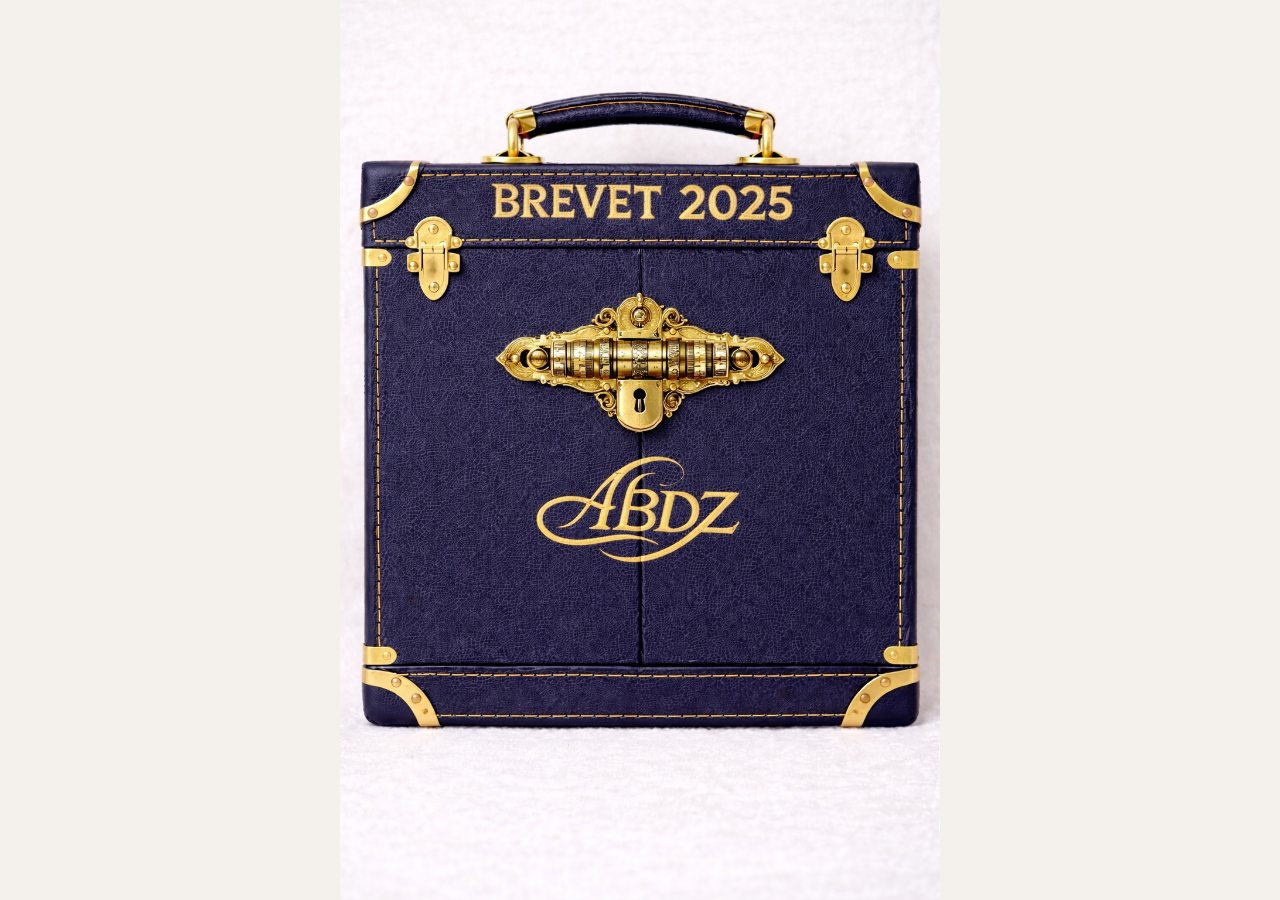
<file: index.html>
<!DOCTYPE html>
<html lang="fr">
<head>
  <meta charset="UTF-8">
  <title>ABDZ – aUne invitation à entrer dans un monde scellé</title>
  <meta name="viewport" content="width=device-width, initial-scale=1.0">

  <style>
    body {
      margin: 0;
      padding: 0;
      background: #f4f1ec;
      display: flex;
      justify-content: center;
      align-items: center;
      min-height: 100vh;
    }

    a {
      display: block;
      max-width: 600px;
      width: 100%;
    }

    img {
      width: 100%;
      height: auto;
      display: block;
      border: none;
    }
  </style>
</head>

<body>

  <!-- BOÎTE D’ENTRÉE -->
  <a href="boite-centrale.html">
    <img src="boite-ouverture.png" alt="ABDZ – Entrer en immersion">
  </a>

</body>
</html>
</file>
